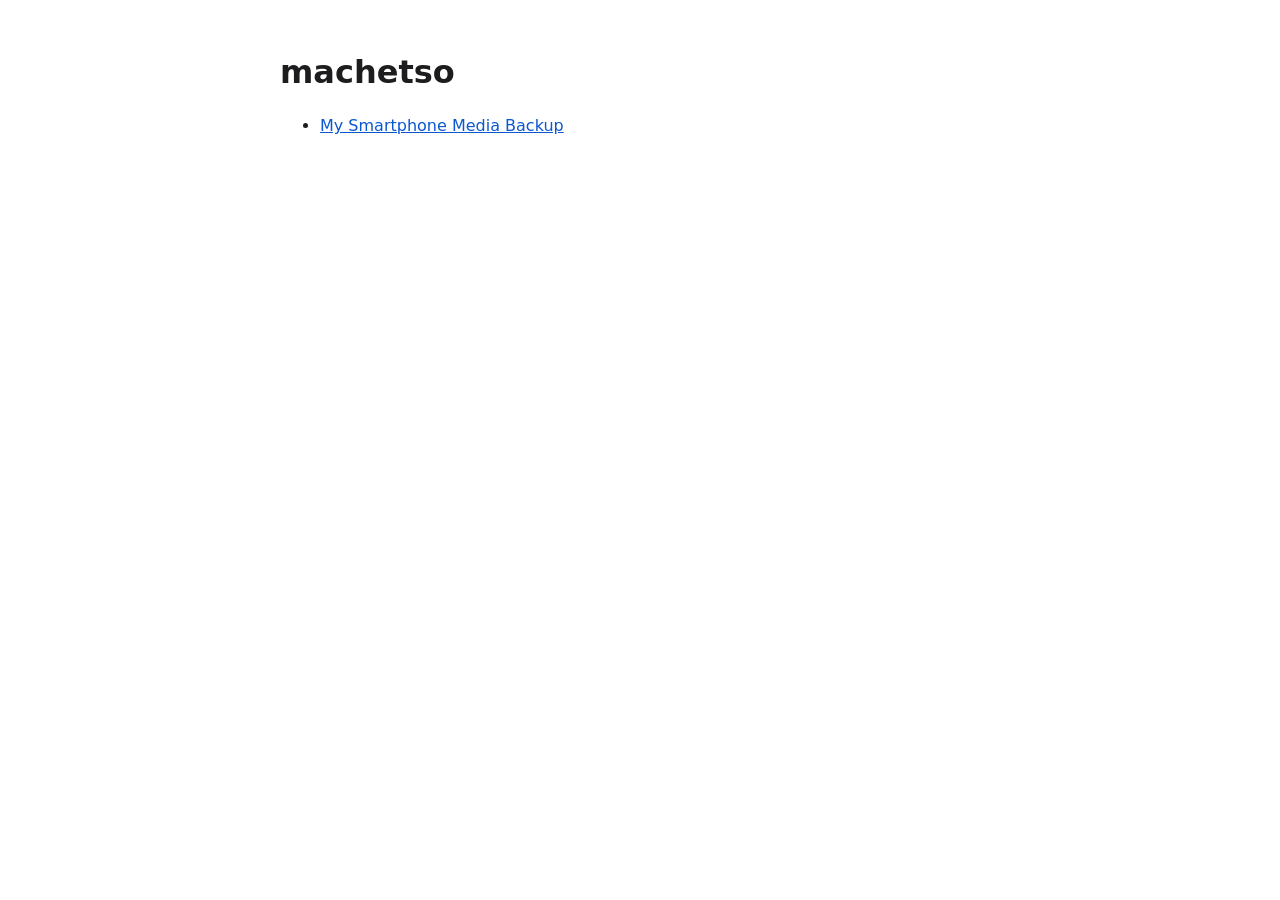
<file: index.html>
<!doctype html><html lang="en"><head><meta charset="utf-8"><meta name="viewport" content="width=device-width,initial-scale=1">
<title>machetso</title><link rel="stylesheet" href="/style.css"></head><body><main>
<h1>machetso</h1>
<ul><li><a href="/my-smartphone-media-backup/">My Smartphone Media Backup</a></li></ul>
</main></body></html>
</file>
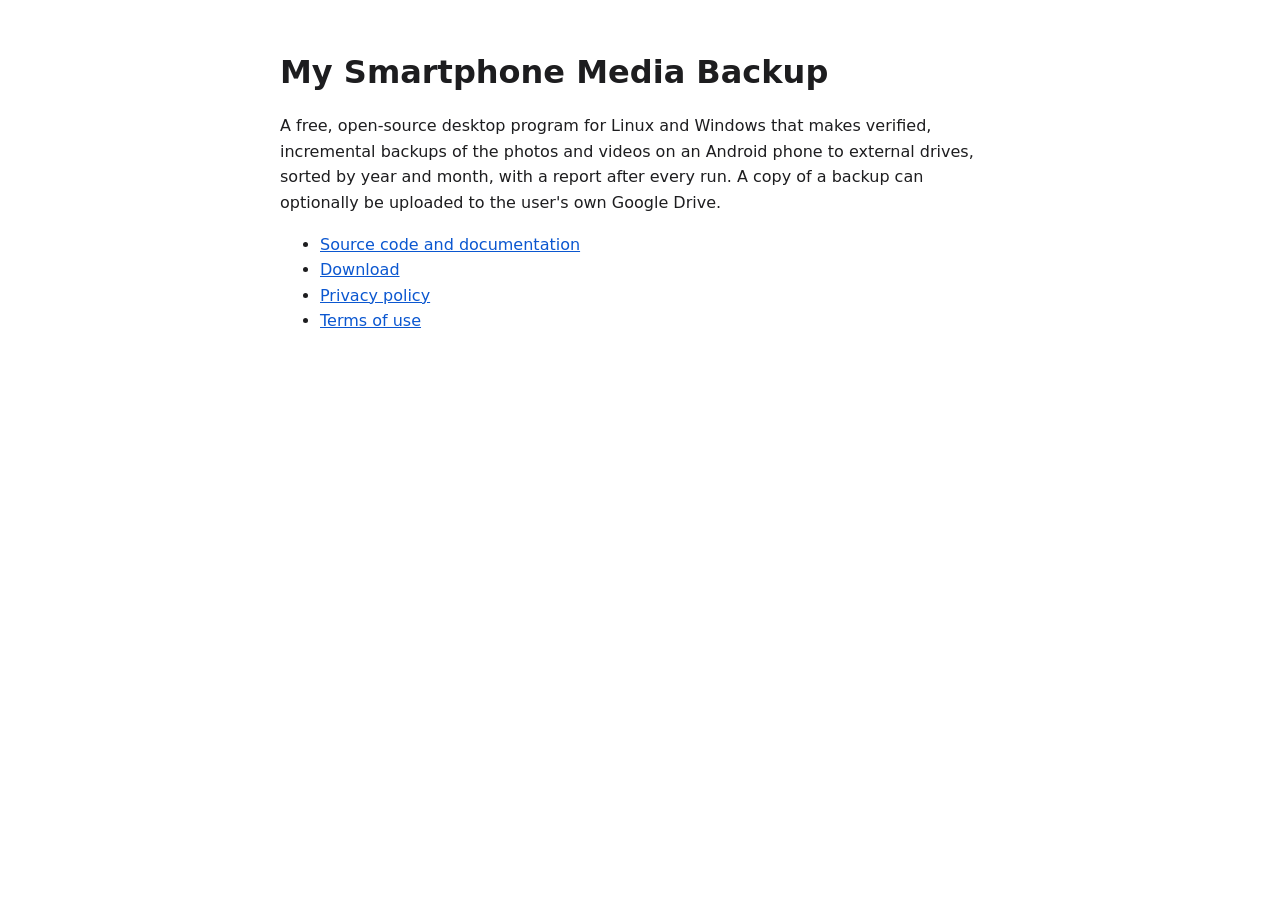
<file: my-smartphone-media-backup/index.html>
<!doctype html><html lang="en"><head><meta charset="utf-8"><meta name="viewport" content="width=device-width,initial-scale=1">
<title>My Smartphone Media Backup</title><link rel="stylesheet" href="/style.css"></head><body><main>
<h1>My Smartphone Media Backup</h1>
<p>A free, open-source desktop program for Linux and Windows that makes verified, incremental backups
of the photos and videos on an Android phone to external drives, sorted by year and month, with a
report after every run. A copy of a backup can optionally be uploaded to the user's own Google Drive.</p>
<ul>
<li><a href="https://github.com/machetso/my-smartphone-media-backup">Source code and documentation</a></li>
<li><a href="https://github.com/machetso/my-smartphone-media-backup/releases">Download</a></li>
<li><a href="privacy.html">Privacy policy</a></li>
<li><a href="terms.html">Terms of use</a></li>
</ul>
</main></body></html>
</file>
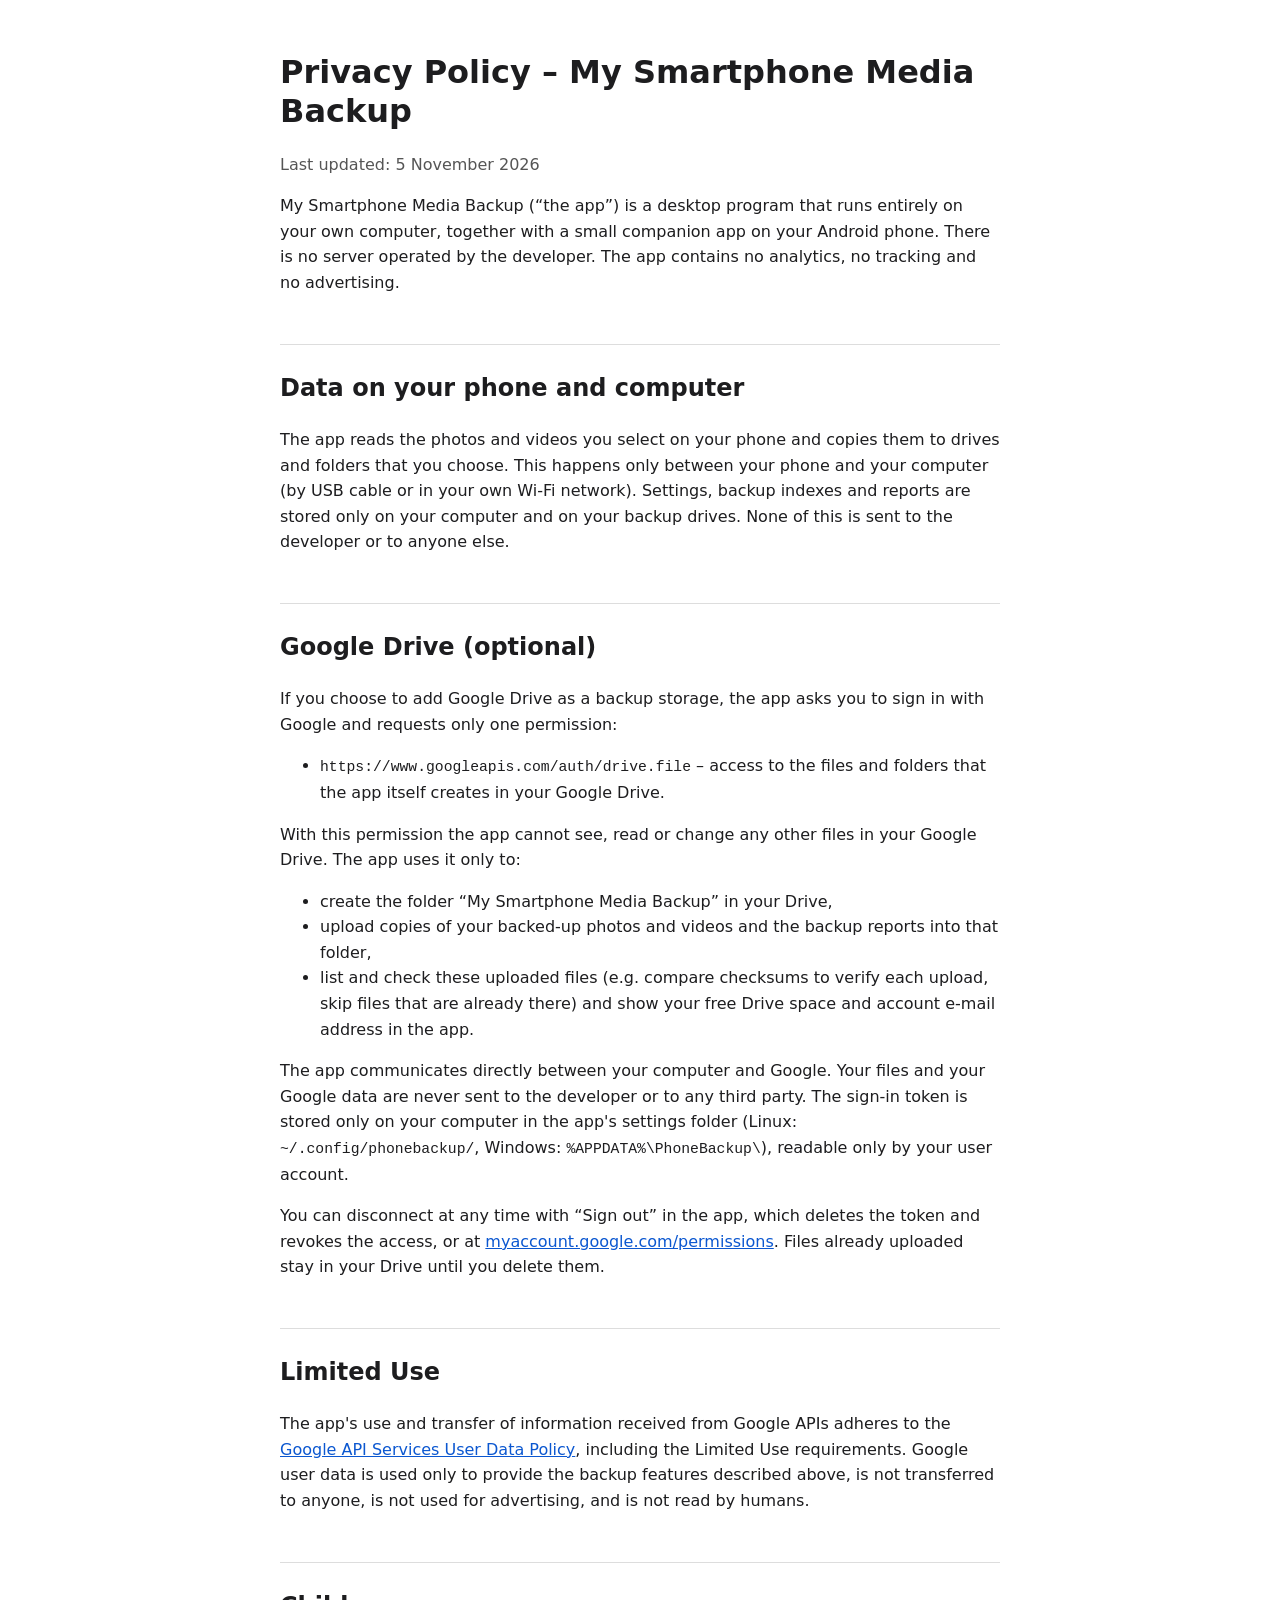
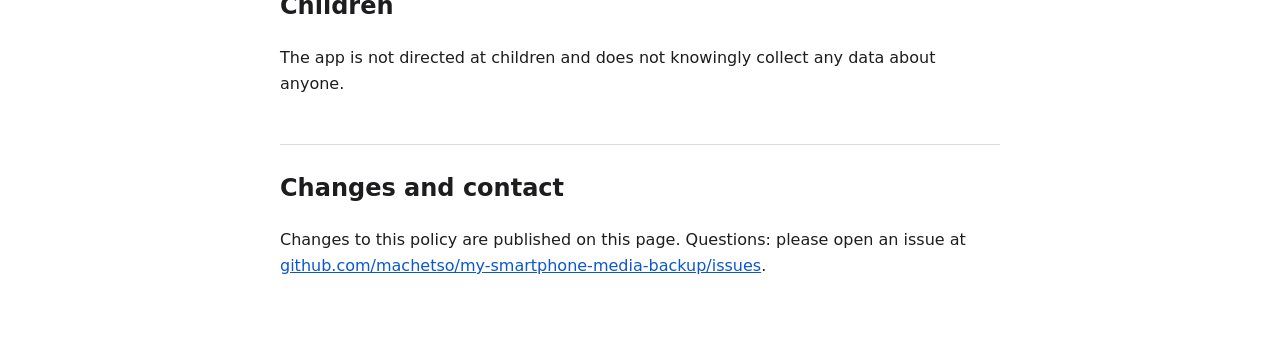
<file: my-smartphone-media-backup/privacy.html>
<!doctype html><html lang="en"><head><meta charset="utf-8"><meta name="viewport" content="width=device-width,initial-scale=1">
<title>Privacy Policy</title><link rel="stylesheet" href="/style.css"></head><body><main>
<h1>Privacy Policy – My Smartphone Media Backup</h1>
<p class="muted">Last updated: 5 November 2026</p>

<p>My Smartphone Media Backup (“the app”) is a desktop program that runs entirely on your own
computer, together with a small companion app on your Android phone. There is no server operated
by the developer. The app contains no analytics, no tracking and no advertising.</p>

<h2>Data on your phone and computer</h2>
<p>The app reads the photos and videos you select on your phone and copies them to drives and folders
that you choose. This happens only between your phone and your computer (by USB cable or in your own
Wi-Fi network). Settings, backup indexes and reports are stored only on your computer and on your
backup drives. None of this is sent to the developer or to anyone else.</p>

<h2>Google Drive (optional)</h2>
<p>If you choose to add Google Drive as a backup storage, the app asks you to sign in with Google and
requests only one permission:</p>
<ul><li><code>https://www.googleapis.com/auth/drive.file</code> – access to the files and folders that
the app itself creates in your Google Drive.</li></ul>
<p>With this permission the app cannot see, read or change any other files in your Google Drive.
The app uses it only to:</p>
<ul>
<li>create the folder “My Smartphone Media Backup” in your Drive,</li>
<li>upload copies of your backed-up photos and videos and the backup reports into that folder,</li>
<li>list and check these uploaded files (e.g. compare checksums to verify each upload, skip files
that are already there) and show your free Drive space and account e-mail address in the app.</li>
</ul>
<p>The app communicates directly between your computer and Google. Your files and your Google data
are never sent to the developer or to any third party. The sign-in token is stored only on your
computer in the app's settings folder (Linux: <code>~/.config/phonebackup/</code>, Windows:
<code>%APPDATA%\PhoneBackup\</code>), readable only by your user account.</p>
<p>You can disconnect at any time with “Sign out” in the app, which deletes the token and revokes the
access, or at <a href="https://myaccount.google.com/permissions">myaccount.google.com/permissions</a>.
Files already uploaded stay in your Drive until you delete them.</p>

<h2>Limited Use</h2>
<p>The app's use and transfer of information received from Google APIs adheres to the
<a href="https://developers.google.com/terms/api-services-user-data-policy">Google API Services User
Data Policy</a>, including the Limited Use requirements. Google user data is used only to provide the
backup features described above, is not transferred to anyone, is not used for advertising, and is
not read by humans.</p>

<h2>Children</h2>
<p>The app is not directed at children and does not knowingly collect any data about anyone.</p>

<h2>Changes and contact</h2>
<p>Changes to this policy are published on this page. Questions: please open an issue at
<a href="https://github.com/machetso/my-smartphone-media-backup/issues">github.com/machetso/my-smartphone-media-backup/issues</a>.</p>
</main></body></html>
</file>
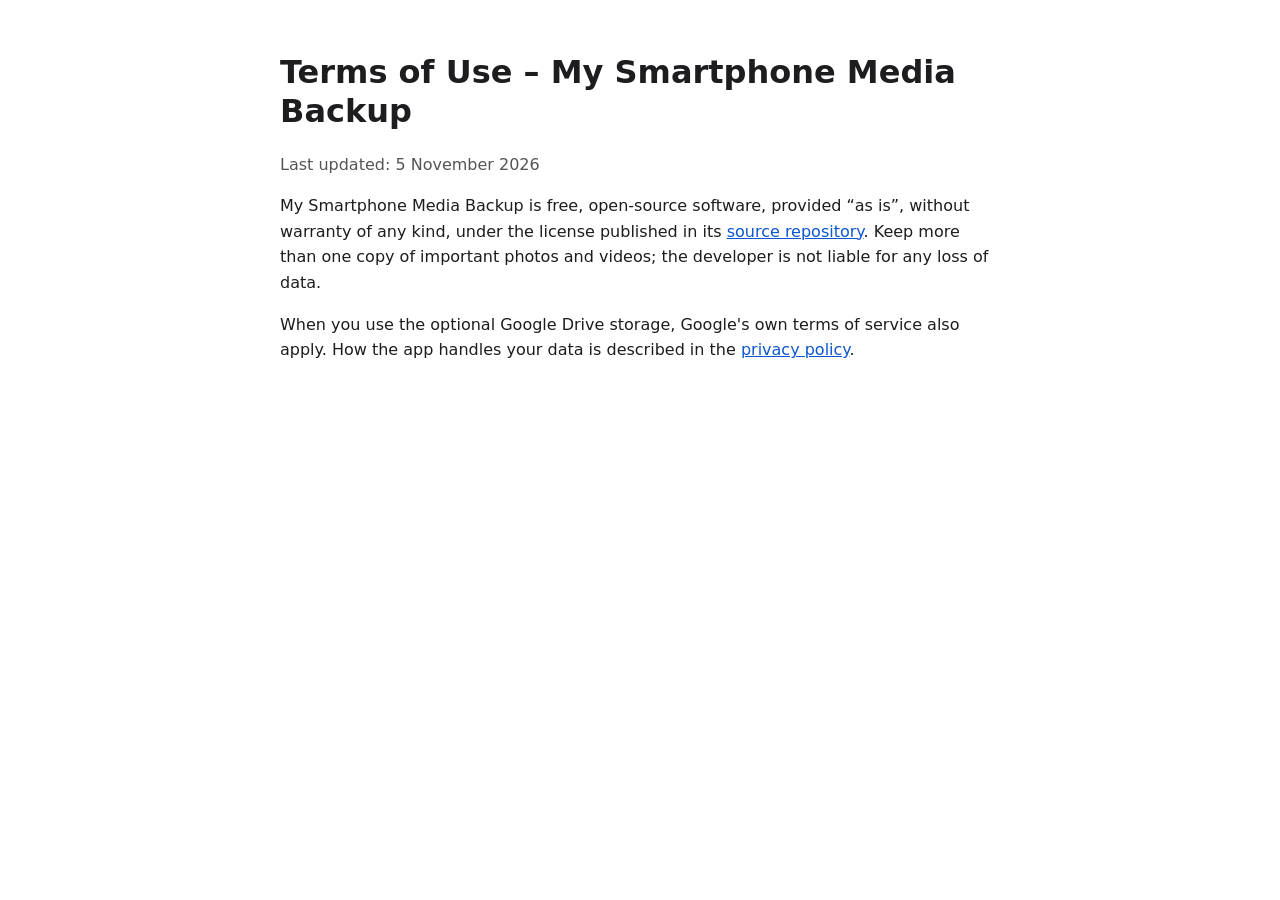
<file: my-smartphone-media-backup/terms.html>
<!doctype html><html lang="en"><head><meta charset="utf-8"><meta name="viewport" content="width=device-width,initial-scale=1">
<title>Terms of Use</title><link rel="stylesheet" href="/style.css"></head><body><main>
<h1>Terms of Use – My Smartphone Media Backup</h1>
<p class="muted">Last updated: 5 November 2026</p>
<p>My Smartphone Media Backup is free, open-source software, provided “as is”, without warranty of any
kind, under the license published in its
<a href="https://github.com/machetso/my-smartphone-media-backup">source repository</a>.
Keep more than one copy of important photos and videos; the developer is not liable for any loss of
data.</p>
<p>When you use the optional Google Drive storage, Google's own terms of service also apply. How the
app handles your data is described in the <a href="privacy.html">privacy policy</a>.</p>
</main></body></html>
</file>
<file: style.css>
:root{--bg:#fff;--fg:#1d1d1f;--muted:#555;--link:#0b57d0;--line:#ddd}
@media (prefers-color-scheme:dark){:root{--bg:#141414;--fg:#eee;--muted:#aaa;--link:#8ab4f8;--line:#333}}
body{background:var(--bg);color:var(--fg);font:16px/1.6 system-ui,sans-serif;margin:0}
main{max-width:720px;margin:0 auto;padding:32px 16px 64px}
a{color:var(--link)}h1{line-height:1.2}h2{margin-top:2em;border-top:1px solid var(--line);padding-top:1em}
.muted{color:var(--muted)}code{font-size:.92em}
</file>
